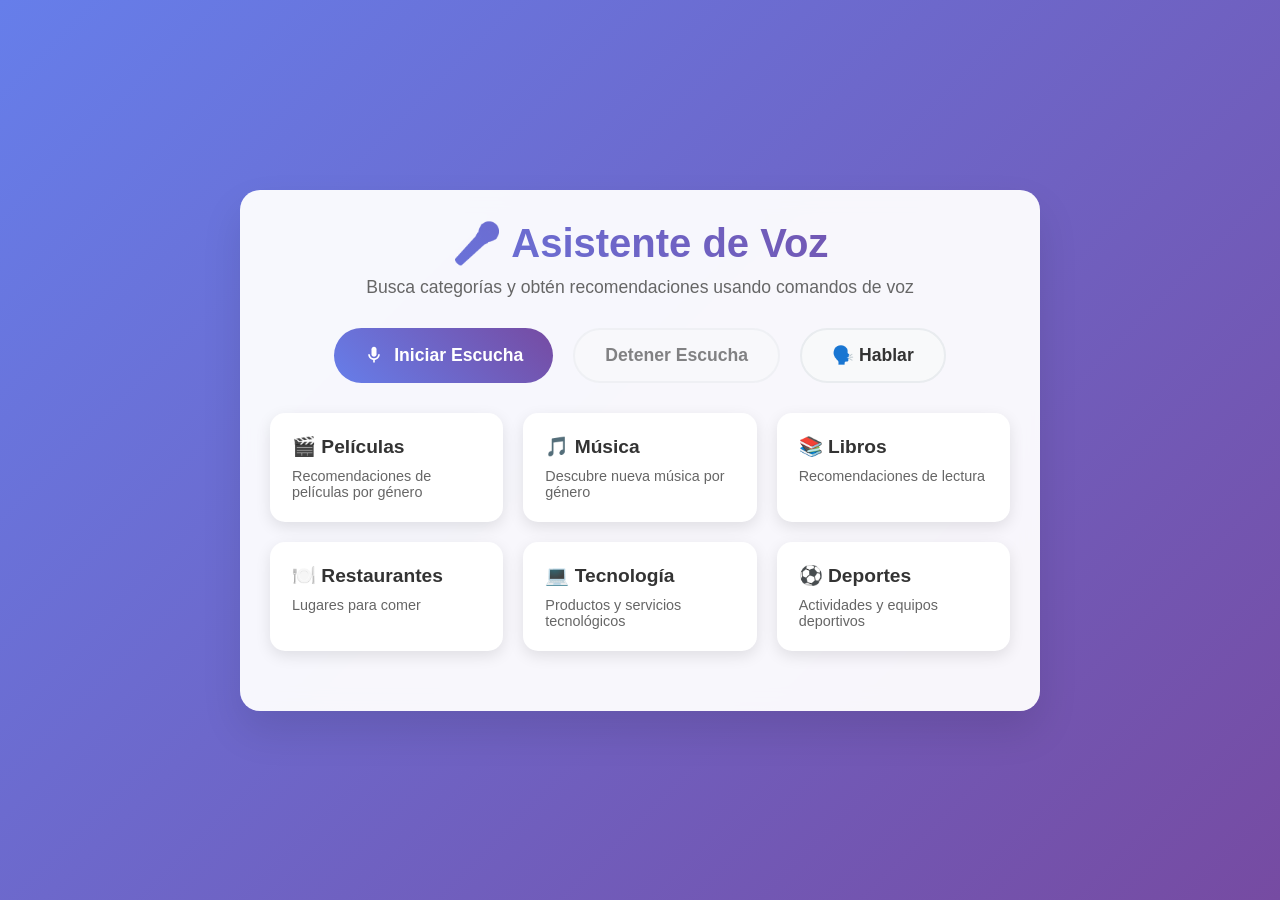
<file: comandoVoz/index.html>
<!DOCTYPE html>
<html lang="es">
<head>
    <meta charset="UTF-8">
    <meta name="viewport" content="width=device-width, initial-scale=1.0">
    <link rel="stylesheet" href="stilo.css">
    <title>Asistente de Voz - Categorías y Recomendaciones</title>
    
</head>
<body>
    <div class="container">
        <div class="header">
            <h1>🎤 Asistente de Voz</h1>
            <p>Busca categorías y obtén recomendaciones usando comandos de voz</p>
        </div>

        <div class="voice-controls">
            <button id="startBtn" class="btn btn-primary">
                <svg class="mic-icon" viewBox="0 0 24 24">
                    <path d="M12 14c1.66 0 3-1.34 3-3V5c0-1.66-1.34-3-3-3S9 3.34 9 5v6c0 1.66 1.34 3 3 3z"/>
                    <path d="M17 11c0 2.76-2.24 5-5 5s-5-2.24-5-5H5c0 3.53 2.61 6.43 6 6.92V21h2v-3.08c3.39-.49 6-3.39 6-6.92h-2z"/>
                </svg>
                Iniciar Escucha
            </button>
            <button id="stopBtn" class="btn btn-secondary" disabled>
                Detener Escucha
            </button>
            <button id="speakBtn" class="btn btn-secondary">
                🗣️ Hablar
            </button>
        </div>

        <div id="status" class="status hidden"></div>

        <div class="categories">
            <div class="category" data-category="peliculas">
                <h3>🎬 Películas</h3>
                <p>Recomendaciones de películas por género</p>
            </div>
            <div class="category" data-category="musica">
                <h3>🎵 Música</h3>
                <p>Descubre nueva música por género</p>
            </div>
            <div class="category" data-category="libros">
                <h3>📚 Libros</h3>
                <p>Recomendaciones de lectura</p>
            </div>
            <div class="category" data-category="restaurantes">
                <h3>🍽️ Restaurantes</h3>
                <p>Lugares para comer</p>
            </div>
            <div class="category" data-category="tecnologia">
                <h3>💻 Tecnología</h3>
                <p>Productos y servicios tecnológicos</p>
            </div>
            <div class="category" data-category="deportes">
                <h3>⚽ Deportes</h3>
                <p>Actividades y equipos deportivos</p>
            </div>
        </div>

        <div id="recommendations" class="recommendations hidden">
            <h3>📋 Recomendaciones</h3>
            <div id="recommendationsList"></div>
        </div>
    </div>

    <script>
        class VoiceAssistant {
            constructor() {
                this.recognition = null;
                this.synthesis = window.speechSynthesis;
                this.isListening = false;
                this.isSpeaking = false;
                this.categories = {
                    peliculas: [
                        { name: "El Padrino", rating: "9.2/10", description: "Clásico del cine estadounidense" },
                        { name: "Pulp Fiction", rating: "8.9/10", description: "Culto de Quentin Tarantino" },
                        { name: "Forrest Gump", rating: "8.8/10", description: "Drama conmovedor" },
                        { name: "Matrix", rating: "8.7/10", description: "Ciencia ficción revolucionaria" },
                        { name: "Titanic", rating: "7.9/10", description: "Romance épico" }
                    ],
                    musica: [
                        { name: "Bohemian Rhapsody - Queen", rating: "5/5", description: "Clásico del rock" },
                        { name: "Hotel California - Eagles", rating: "5/5", description: "Rock clásico" },
                        { name: "Imagine - John Lennon", rating: "5/5", description: "Himno de paz" },
                        { name: "Stairway to Heaven - Led Zeppelin", rating: "5/5", description: "Rock progresivo" },
                        { name: "Billie Jean - Michael Jackson", rating: "5/5", description: "Pop legendario" }
                    ],
                    libros: [
                        { name: "1984 - George Orwell", rating: "4.5/5", description: "Distopía clásica" },
                        { name: "El Señor de los Anillos - Tolkien", rating: "4.8/5", description: "Fantasía épica" },
                        { name: "Cien años de soledad - García Márquez", rating: "4.7/5", description: "Realismo mágico" },
                        { name: "Don Quijote - Cervantes", rating: "4.6/5", description: "Clásico español" },
                        { name: "Harry Potter - Rowling", rating: "4.9/5", description: "Fantasía juvenil" }
                    ],
                    restaurantes: [
                        { name: "La Casa del Chef", rating: "4.8/5", description: "Cocina internacional" },
                        { name: "Sabor Mexicano", rating: "4.6/5", description: "Auténtica comida mexicana" },
                        { name: "Pizza Artesanal", rating: "4.7/5", description: "Pizzas gourmet" },
                        { name: "Sushi Master", rating: "4.9/5", description: "Sushi fresco" },
                        { name: "Café Central", rating: "4.5/5", description: "Café y pastelería" }
                    ],
                    tecnologia: [
                        { name: "iPhone 15 Pro", rating: "4.8/5", description: "Smartphone premium" },
                        { name: "MacBook Air M2", rating: "4.9/5", description: "Laptop ultraportátil" },
                        { name: "Sony WH-1000XM5", rating: "4.7/5", description: "Auriculares inalámbricos" },
                        { name: "iPad Pro", rating: "4.8/5", description: "Tablet profesional" },
                        { name: "Apple Watch Series 9", rating: "4.6/5", description: "Smartwatch avanzado" }
                    ],
                    deportes: [
                        { name: "Fútbol", rating: "5/5", description: "Deporte rey" },
                        { name: "Baloncesto", rating: "4.8/5", description: "Deporte dinámico" },
                        { name: "Tenis", rating: "4.7/5", description: "Deporte de precisión" },
                        { name: "Natación", rating: "4.9/5", description: "Deporte completo" },
                        { name: "Ciclismo", rating: "4.6/5", description: "Deporte de resistencia" }
                    ]
                };

                this.init();
            }

            init() {
                // Configurar reconocimiento de voz
                if ('webkitSpeechRecognition' in window || 'SpeechRecognition' in window) {
                    const SpeechRecognition = window.SpeechRecognition || window.webkitSpeechRecognition;
                    this.recognition = new SpeechRecognition();
                    this.recognition.continuous = false;
                    this.recognition.interimResults = false;
                    this.recognition.lang = 'es-ES';

                    this.recognition.onstart = () => {
                        this.isListening = true;
                        this.updateUI();
                        this.showStatus('Escuchando... Di una categoría o comando', 'listening');
                    };

                    this.recognition.onresult = (event) => {
                        const transcript = event.results[0][0].transcript.toLowerCase();
                        this.processCommand(transcript);
                    };

                    this.recognition.onerror = (event) => {
                        console.error('Error de reconocimiento:', event.error);
                        this.showStatus('Error en el reconocimiento de voz', 'error');
                        this.stopListening();
                    };

                    this.recognition.onend = () => {
                        this.stopListening();
                    };
                } else {
                    this.showStatus('El reconocimiento de voz no está disponible en este navegador', 'error');
                }

                // Configurar síntesis de voz
                this.synthesis.onstart = () => {
                    this.isSpeaking = true;
                    this.updateUI();
                    this.showStatus('Hablando...', 'speaking');
                };

                this.synthesis.onend = () => {
                    this.isSpeaking = false;
                    this.updateUI();
                    this.hideStatus();
                };

                // Event listeners
                document.getElementById('startBtn').addEventListener('click', () => this.startListening());
                document.getElementById('stopBtn').addEventListener('click', () => this.stopListening());
                document.getElementById('speakBtn').addEventListener('click', () => this.speakInstructions());

                // Event listeners para categorías
                document.querySelectorAll('.category').forEach(category => {
                    category.addEventListener('click', () => {
                        const categoryName = category.dataset.category;
                        this.showRecommendations(categoryName);
                    });
                });
            }

            startListening() {
                if (this.recognition && !this.isListening) {
                    this.recognition.start();
                }
            }

            stopListening() {
                if (this.recognition && this.isListening) {
                    this.recognition.stop();
                    this.isListening = false;
                    this.updateUI();
                    this.hideStatus();
                }
            }

            processCommand(transcript) {
                console.log('Comando recibido:', transcript);
                
                // Comandos de categorías
                const categoryCommands = {
                    'películas': 'peliculas',
                    'peliculas': 'peliculas',
                    'cine': 'peliculas',
                    'música': 'musica',
                    'musica': 'musica',
                    'canciones': 'musica',
                    'libros': 'libros',
                    'lectura': 'libros',
                    'restaurantes': 'restaurantes',
                    'comida': 'restaurantes',
                    'tecnología': 'tecnologia',
                    'tecnologia': 'tecnologia',
                    'gadgets': 'tecnologia',
                    'deportes': 'deportes',
                    'deporte': 'deportes'
                };

                // Buscar categoría
                for (const [command, category] of Object.entries(categoryCommands)) {
                    if (transcript.includes(command)) {
                        this.showRecommendations(category);
                        this.speak(`Mostrando recomendaciones de ${command}`);
                        return;
                    }
                }

                // Comandos especiales
                if (transcript.includes('ayuda') || transcript.includes('comandos')) {
                    this.speakInstructions();
                } else if (transcript.includes('parar') || transcript.includes('detener')) {
                    this.stopListening();
                } else if (transcript.includes('hola') || transcript.includes('buenos días')) {
                    this.speak('¡Hola! Soy tu asistente de voz. Di una categoría para obtener recomendaciones.');
                } else {
                    this.speak('No entendí ese comando. Di una categoría como películas, música, libros, restaurantes, tecnología o deportes.');
                }
            }

            showRecommendations(category) {
                const recommendations = this.categories[category];
                if (!recommendations) return;

                const container = document.getElementById('recommendations');
                const list = document.getElementById('recommendationsList');
                
                list.innerHTML = '';
                
                recommendations.forEach(item => {
                    const div = document.createElement('div');
                    div.className = 'recommendation-item';
                    div.innerHTML = `
                        <div>
                            <div class="recommendation-text">${item.name}</div>
                            <div style="color: #666; font-size: 0.9em;">${item.description}</div>
                        </div>
                        <div class="recommendation-rating">${item.rating}</div>
                    `;
                    list.appendChild(div);
                });

                container.classList.remove('hidden');
                
                // Scroll suave a las recomendaciones
                container.scrollIntoView({ behavior: 'smooth' });
            }

            speak(text) {
                if (this.synthesis.speaking) {
                    this.synthesis.cancel();
                }

                const utterance = new SpeechSynthesisUtterance(text);
                utterance.lang = 'es-ES';
                utterance.rate = 0.9;
                utterance.pitch = 1;
                this.synthesis.speak(utterance);
            }

            speakInstructions() {
                const instructions = `
                    Hola, soy tu asistente de voz. Puedes decirme:
                    - Películas para recomendaciones de cine
                    - Música para canciones y artistas
                    - Libros para recomendaciones de lectura
                    - Restaurantes para lugares para comer
                    - Tecnología para gadgets y dispositivos
                    - Deportes para actividades deportivas
                    También puedes decir ayuda para escuchar estos comandos nuevamente.
                `;
                this.speak(instructions);
            }

            showStatus(message, type) {
                const status = document.getElementById('status');
                status.textContent = message;
                status.className = `status ${type}`;
                status.classList.remove('hidden');
                
                if (type === 'listening') {
                    document.getElementById('startBtn').classList.add('pulse');
                } else {
                    document.getElementById('startBtn').classList.remove('pulse');
                }
            }

            hideStatus() {
                const status = document.getElementById('status');
                status.classList.add('hidden');
                document.getElementById('startBtn').classList.remove('pulse');
            }

            updateUI() {
                const startBtn = document.getElementById('startBtn');
                const stopBtn = document.getElementById('stopBtn');
                const speakBtn = document.getElementById('speakBtn');

                if (this.isListening) {
                    startBtn.disabled = true;
                    stopBtn.disabled = false;
                    startBtn.innerHTML = `
                        <svg class="mic-icon" viewBox="0 0 24 24">
                            <path d="M12 14c1.66 0 3-1.34 3-3V5c0-1.66-1.34-3-3-3S9 3.34 9 5v6c0 1.66 1.34 3 3 3z"/>
                            <path d="M17 11c0 2.76-2.24 5-5 5s-5-2.24-5-5H5c0 3.53 2.61 6.43 6 6.92V21h2v-3.08c3.39-.49 6-3.39 6-6.92h-2z"/>
                        </svg>
                        Escuchando...
                    `;
                } else {
                    startBtn.disabled = false;
                    stopBtn.disabled = true;
                    startBtn.innerHTML = `
                        <svg class="mic-icon" viewBox="0 0 24 24">
                            <path d="M12 14c1.66 0 3-1.34 3-3V5c0-1.66-1.34-3-3-3S9 3.34 9 5v6c0 1.66 1.34 3 3 3z"/>
                            <path d="M17 11c0 2.76-2.24 5-5 5s-5-2.24-5-5H5c0 3.53 2.61 6.43 6 6.92V21h2v-3.08c3.39-.49 6-3.39 6-6.92h-2z"/>
                        </svg>
                        Iniciar Escucha
                    `;
                }

                speakBtn.disabled = this.isSpeaking;
            }
        }

        // Inicializar la aplicación cuando se carga la página
        document.addEventListener('DOMContentLoaded', () => {
            new VoiceAssistant();
        });
    </script>
</body>
</html>
</file>
<file: comandoVoz/stilo.css>
* {
    margin: 0;
    padding: 0;
    box-sizing: border-box;
}

body {
    font-family: 'Segoe UI', Tahoma, Geneva, Verdana, sans-serif;
    background: linear-gradient(135deg, #667eea 0%, #764ba2 100%);
    min-height: 100vh;
    display: flex;
    justify-content: center;
    align-items: center;
    padding: 20px;
}

.container {
    background: rgba(255, 255, 255, 0.95);
    border-radius: 20px;
    padding: 30px;
    box-shadow: 0 20px 40px rgba(0, 0, 0, 0.1);
    max-width: 800px;
    width: 100%;
    backdrop-filter: blur(10px);
}

.header {
    text-align: center;
    margin-bottom: 30px;
}

.header h1 {
    color: #333;
    font-size: 2.5em;
    margin-bottom: 10px;
    background: linear-gradient(45deg, #667eea, #764ba2);
    -webkit-background-clip: text;
    -webkit-text-fill-color: transparent;
    background-clip: text;
}

.header p {
    color: #666;
    font-size: 1.1em;
}

.voice-controls {
    display: flex;
    justify-content: center;
    gap: 20px;
    margin-bottom: 30px;
    flex-wrap: wrap;
}

.btn {
    padding: 15px 30px;
    border: none;
    border-radius: 50px;
    font-size: 1.1em;
    font-weight: 600;
    cursor: pointer;
    transition: all 0.3s ease;
    display: flex;
    align-items: center;
    gap: 10px;
}

.btn-primary {
    background: linear-gradient(45deg, #667eea, #764ba2);
    color: white;
}

.btn-primary:hover {
    transform: translateY(-2px);
    box-shadow: 0 10px 20px rgba(102, 126, 234, 0.3);
}

.btn-secondary {
    background: #f8f9fa;
    color: #333;
    border: 2px solid #e9ecef;
}

.btn-secondary:hover {
    background: #e9ecef;
    transform: translateY(-2px);
}

.btn:disabled {
    opacity: 0.6;
    cursor: not-allowed;
    transform: none;
}

.status {
    text-align: center;
    margin: 20px 0;
    padding: 15px;
    border-radius: 10px;
    font-weight: 600;
}

.status.listening {
    background: #d4edda;
    color: #155724;
    border: 1px solid #c3e6cb;
}

.status.speaking {
    background: #fff3cd;
    color: #856404;
    border: 1px solid #ffeaa7;
}

.status.error {
    background: #f8d7da;
    color: #721c24;
    border: 1px solid #f5c6cb;
}

.categories {
    display: grid;
    grid-template-columns: repeat(auto-fit, minmax(200px, 1fr));
    gap: 20px;
    margin-bottom: 30px;
}

.category {
    background: white;
    padding: 20px;
    border-radius: 15px;
    box-shadow: 0 5px 15px rgba(0, 0, 0, 0.1);
    transition: all 0.3s ease;
    cursor: pointer;
    border: 2px solid transparent;
}

.category:hover {
    transform: translateY(-5px);
    box-shadow: 0 10px 25px rgba(0, 0, 0, 0.15);
    border-color: #667eea;
}

.category h3 {
    color: #333;
    margin-bottom: 10px;
    font-size: 1.2em;
}

.category p {
    color: #666;
    font-size: 0.9em;
}

.recommendations {
    background: white;
    padding: 20px;
    border-radius: 15px;
    box-shadow: 0 5px 15px rgba(0, 0, 0, 0.1);
    margin-top: 20px;
}

.recommendations h3 {
    color: #333;
    margin-bottom: 15px;
    font-size: 1.3em;
}

.recommendation-item {
    padding: 10px 0;
    border-bottom: 1px solid #eee;
    display: flex;
    justify-content: space-between;
    align-items: center;
}

.recommendation-item:last-child {
    border-bottom: none;
}

.recommendation-text {
    color: #333;
    font-weight: 500;
}

.recommendation-rating {
    color: #667eea;
    font-weight: bold;
}

.hidden {
    display: none;
}

.pulse {
    animation: pulse 1.5s infinite;
}

@keyframes pulse {
    0% { transform: scale(1); }
    50% { transform: scale(1.05); }
    100% { transform: scale(1); }
}

.mic-icon {
    width: 20px;
    height: 20px;
    fill: currentColor;
}

@media (max-width: 768px) {
    .container {
        padding: 20px;
    }
    
    .header h1 {
        font-size: 2em;
    }
    
    .voice-controls {
        flex-direction: column;
        align-items: center;
    }
    
    .categories {
        grid-template-columns: 1fr;
    }
}
</file>
